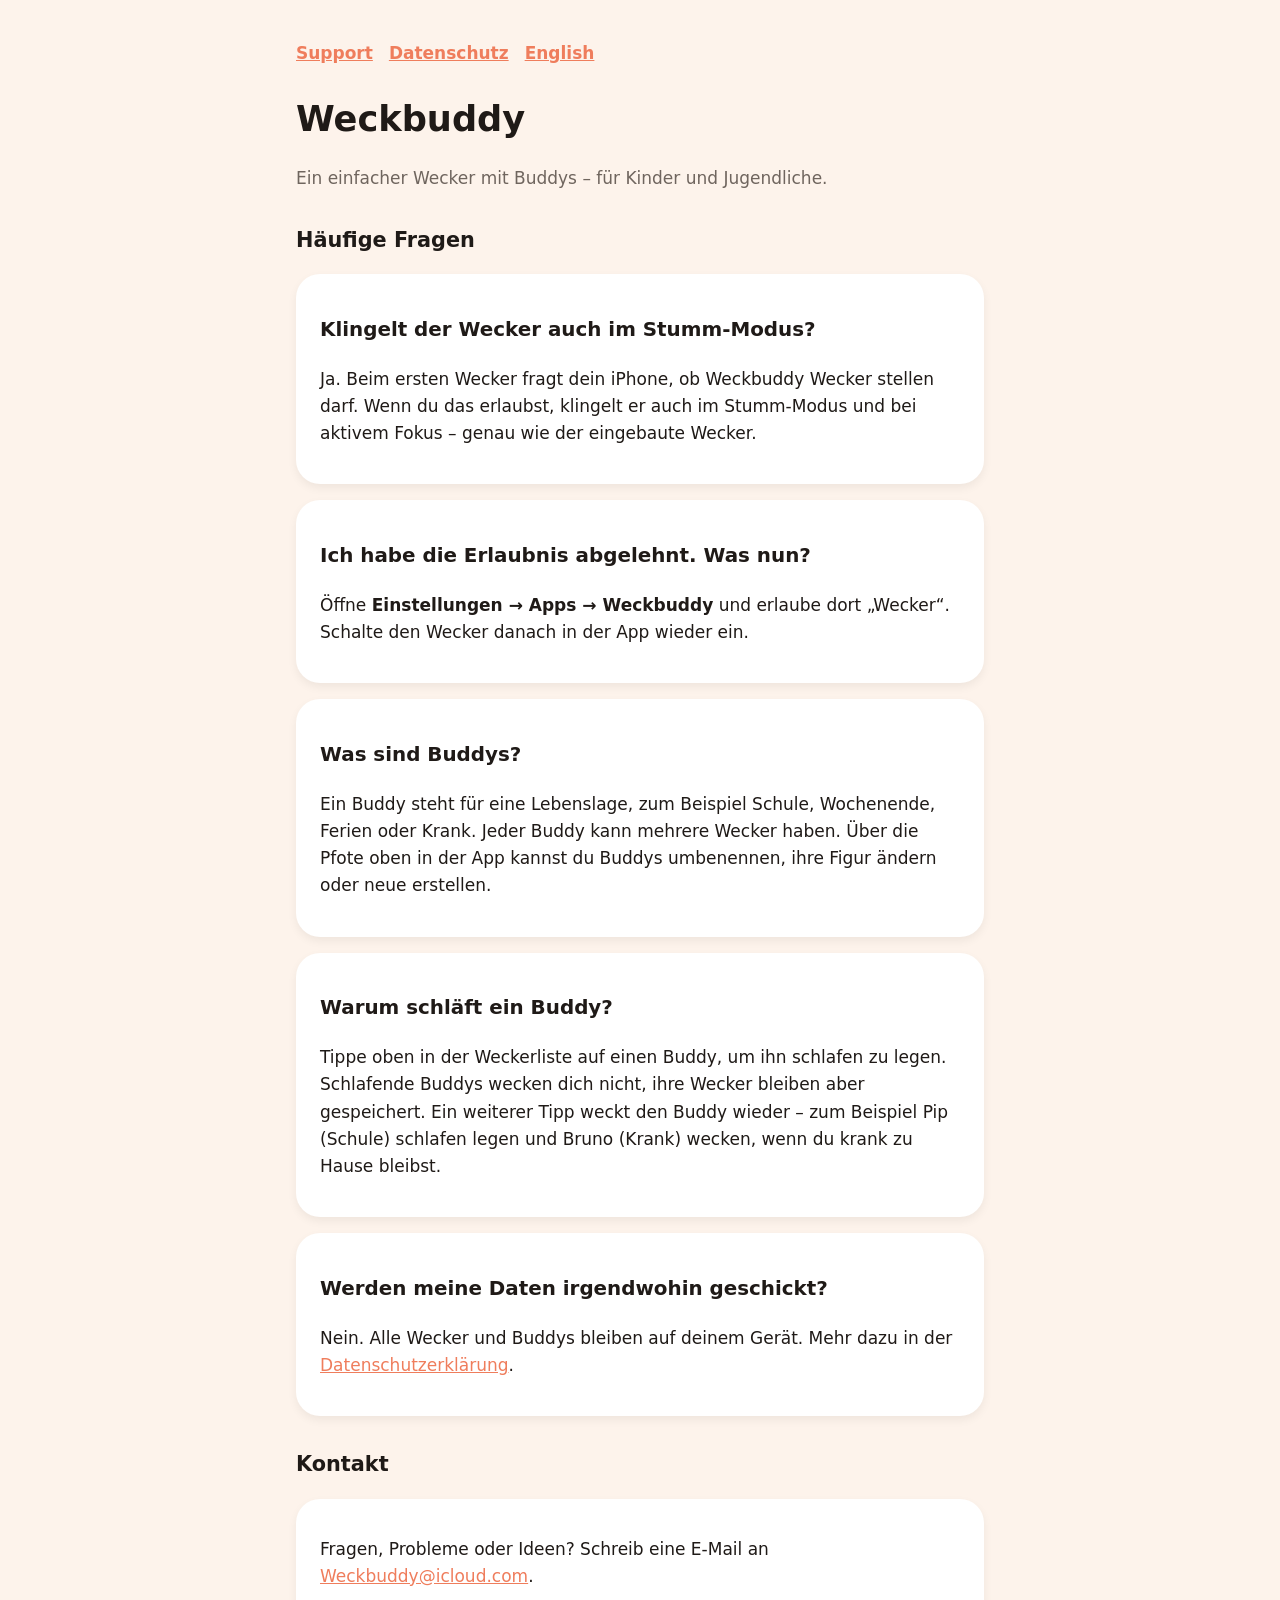
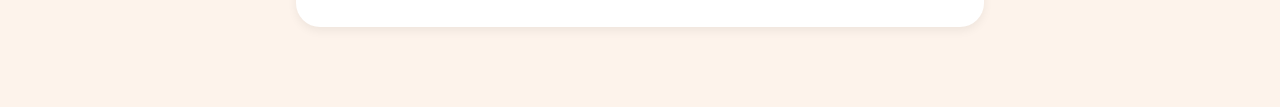
<file: index.html>
<!doctype html>
<html lang="de">
<head>
<meta charset="utf-8"><meta name="viewport" content="width=device-width, initial-scale=1">
<title>Weckbuddy – Support</title>
<link rel="stylesheet" href="style.css">
</head>
<body><main>
<nav><a href="index.html">Support</a><a href="datenschutz.html">Datenschutz</a><a href="en/" lang="en">English</a></nav>
<h1>Weckbuddy</h1>
<p class="muted">Ein einfacher Wecker mit Buddys – für Kinder und Jugendliche.</p>

<h2>Häufige Fragen</h2>
<div class="card">
<h3>Klingelt der Wecker auch im Stumm-Modus?</h3>
<p>Ja. Beim ersten Wecker fragt dein iPhone, ob Weckbuddy Wecker stellen darf. Wenn du das erlaubst, klingelt er auch im Stumm-Modus und bei aktivem Fokus – genau wie der eingebaute Wecker.</p>
</div>
<div class="card">
<h3>Ich habe die Erlaubnis abgelehnt. Was nun?</h3>
<p>Öffne <strong>Einstellungen → Apps → Weckbuddy</strong> und erlaube dort „Wecker“. Schalte den Wecker danach in der App wieder ein.</p>
</div>
<div class="card">
<h3>Was sind Buddys?</h3>
<p>Ein Buddy steht für eine Lebenslage, zum Beispiel Schule, Wochenende, Ferien oder Krank. Jeder Buddy kann mehrere Wecker haben. Über die Pfote oben in der App kannst du Buddys umbenennen, ihre Figur ändern oder neue erstellen.</p>
</div>
<div class="card">
<h3>Warum schläft ein Buddy?</h3>
<p>Tippe oben in der Weckerliste auf einen Buddy, um ihn schlafen zu legen. Schlafende Buddys wecken dich nicht, ihre Wecker bleiben aber gespeichert. Ein weiterer Tipp weckt den Buddy wieder – zum Beispiel Pip (Schule) schlafen legen und Bruno (Krank) wecken, wenn du krank zu Hause bleibst.</p>
</div>
<div class="card">
<h3>Werden meine Daten irgendwohin geschickt?</h3>
<p>Nein. Alle Wecker und Buddys bleiben auf deinem Gerät. Mehr dazu in der <a href="datenschutz.html">Datenschutzerklärung</a>.</p>
</div>

<h2>Kontakt</h2>
<div class="card">
<p>Fragen, Probleme oder Ideen? Schreib eine E-Mail an <a href="mailto:Weckbuddy@icloud.com">Weckbuddy@icloud.com</a>.</p>
</div>
</main></body>
</html>
</file>
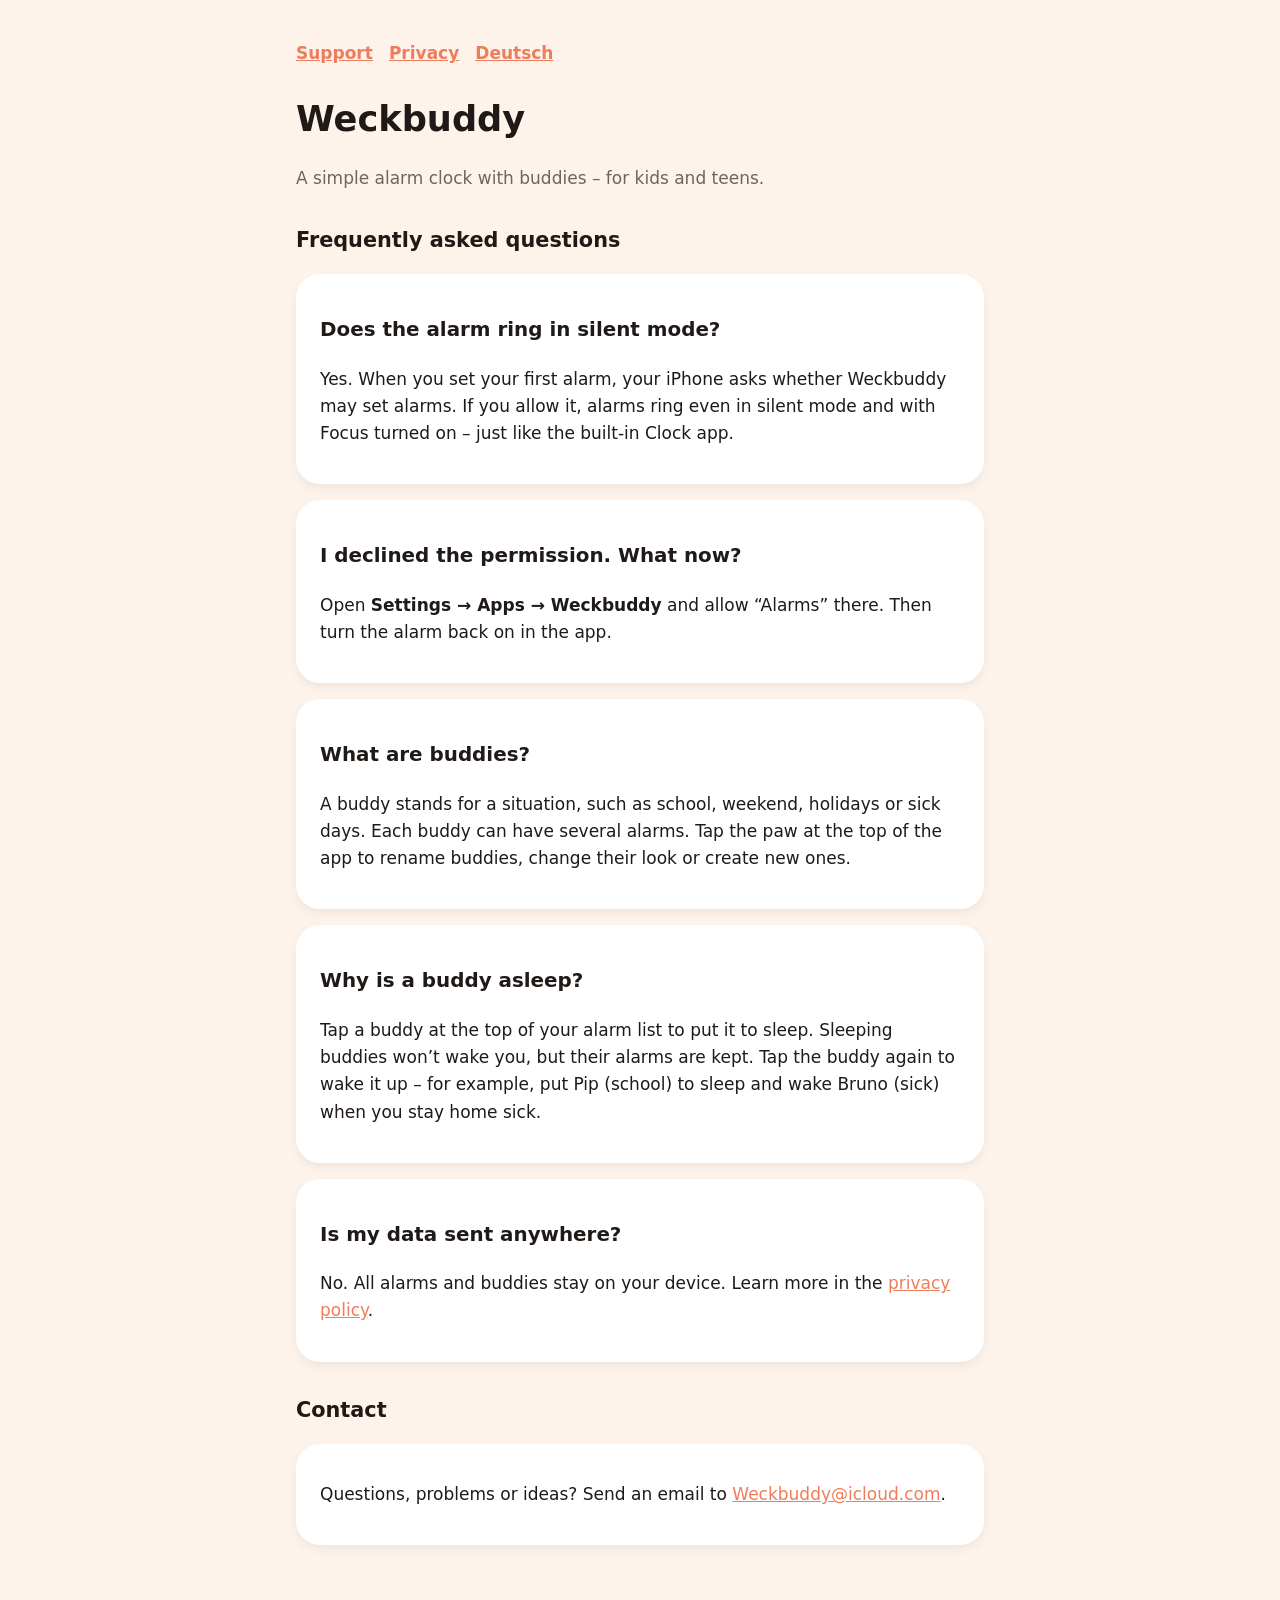
<file: en/index.html>
<!doctype html>
<html lang="en">
<head>
<meta charset="utf-8"><meta name="viewport" content="width=device-width, initial-scale=1">
<title>Weckbuddy – Support</title>
<link rel="stylesheet" href="../style.css">
</head>
<body><main>
<nav><a href="index.html">Support</a><a href="privacy.html">Privacy</a><a href="../" lang="de">Deutsch</a></nav>
<h1>Weckbuddy</h1>
<p class="muted">A simple alarm clock with buddies – for kids and teens.</p>

<h2>Frequently asked questions</h2>
<div class="card">
<h3>Does the alarm ring in silent mode?</h3>
<p>Yes. When you set your first alarm, your iPhone asks whether Weckbuddy may set alarms. If you allow it, alarms ring even in silent mode and with Focus turned on – just like the built-in Clock app.</p>
</div>
<div class="card">
<h3>I declined the permission. What now?</h3>
<p>Open <strong>Settings → Apps → Weckbuddy</strong> and allow “Alarms” there. Then turn the alarm back on in the app.</p>
</div>
<div class="card">
<h3>What are buddies?</h3>
<p>A buddy stands for a situation, such as school, weekend, holidays or sick days. Each buddy can have several alarms. Tap the paw at the top of the app to rename buddies, change their look or create new ones.</p>
</div>
<div class="card">
<h3>Why is a buddy asleep?</h3>
<p>Tap a buddy at the top of your alarm list to put it to sleep. Sleeping buddies won’t wake you, but their alarms are kept. Tap the buddy again to wake it up – for example, put Pip (school) to sleep and wake Bruno (sick) when you stay home sick.</p>
</div>
<div class="card">
<h3>Is my data sent anywhere?</h3>
<p>No. All alarms and buddies stay on your device. Learn more in the <a href="privacy.html">privacy policy</a>.</p>
</div>

<h2>Contact</h2>
<div class="card">
<p>Questions, problems or ideas? Send an email to <a href="mailto:Weckbuddy@icloud.com">Weckbuddy@icloud.com</a>.</p>
</div>
</main></body>
</html>
</file>
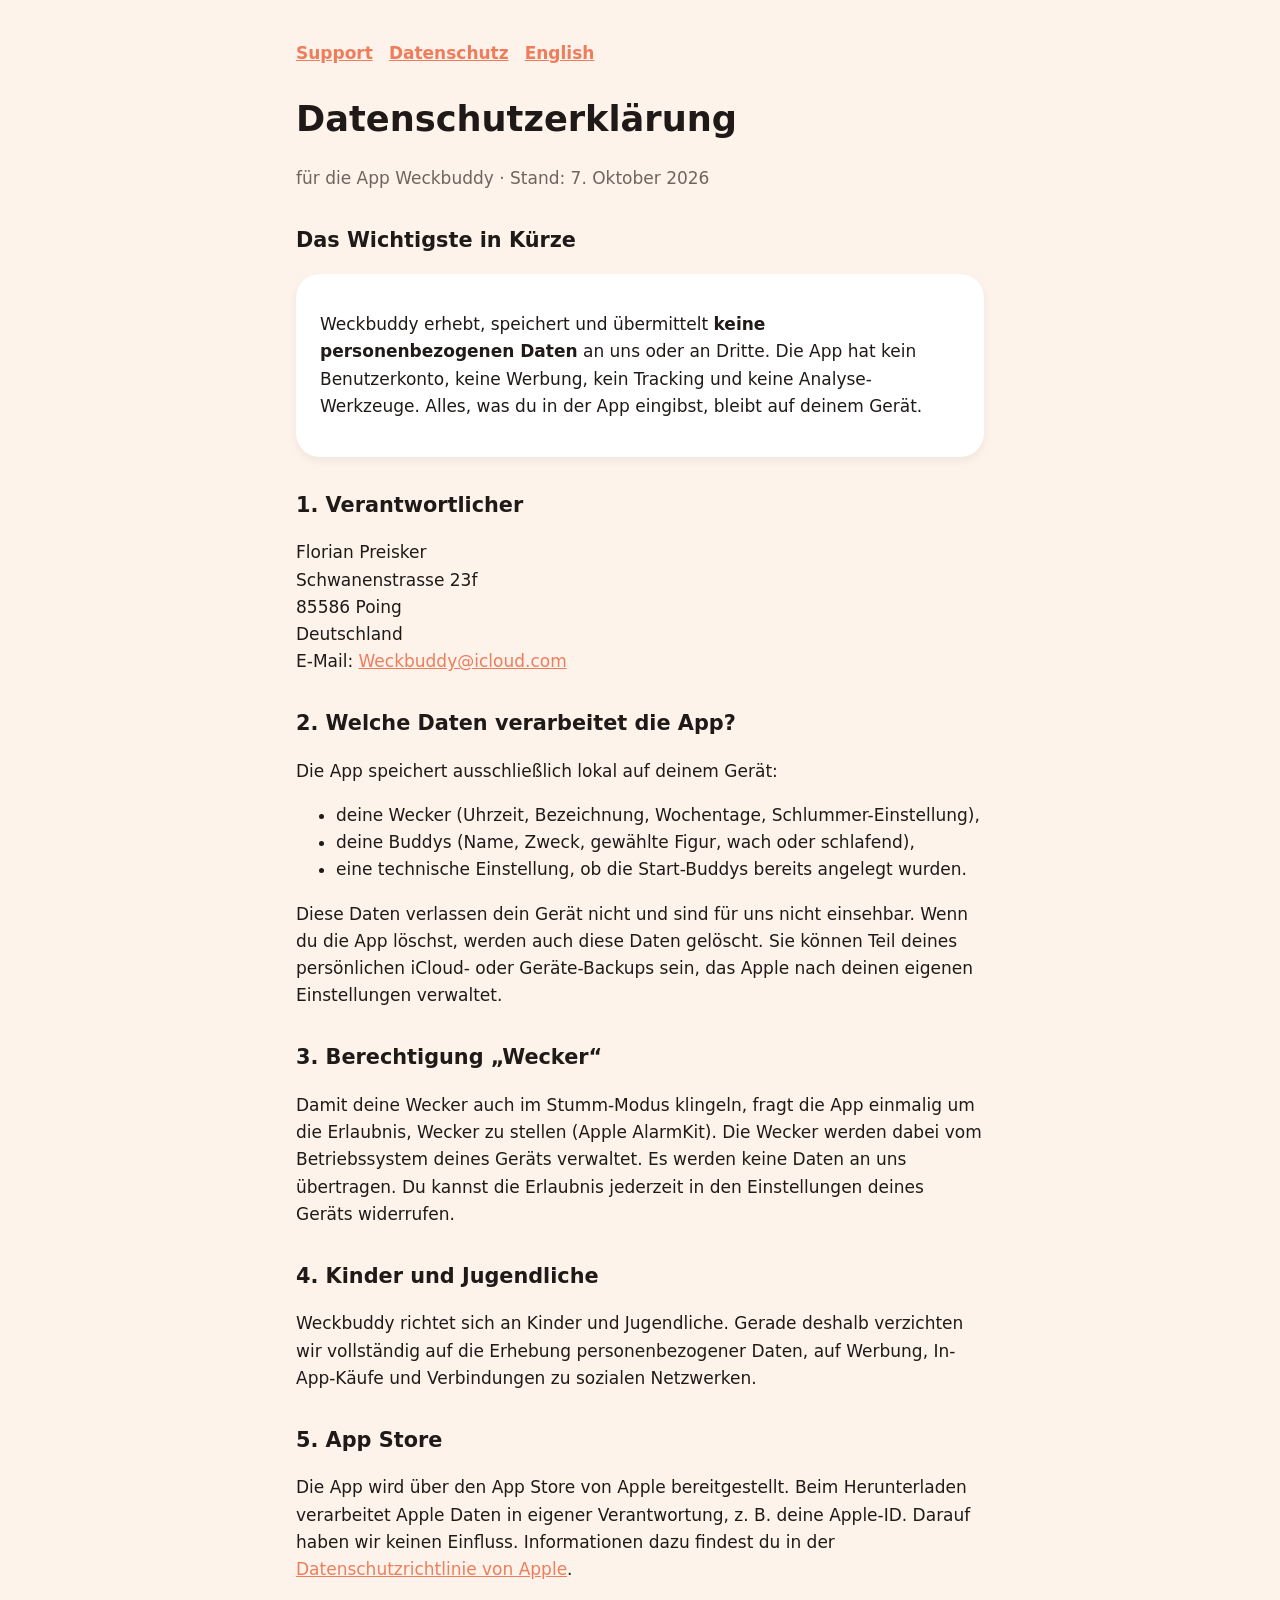
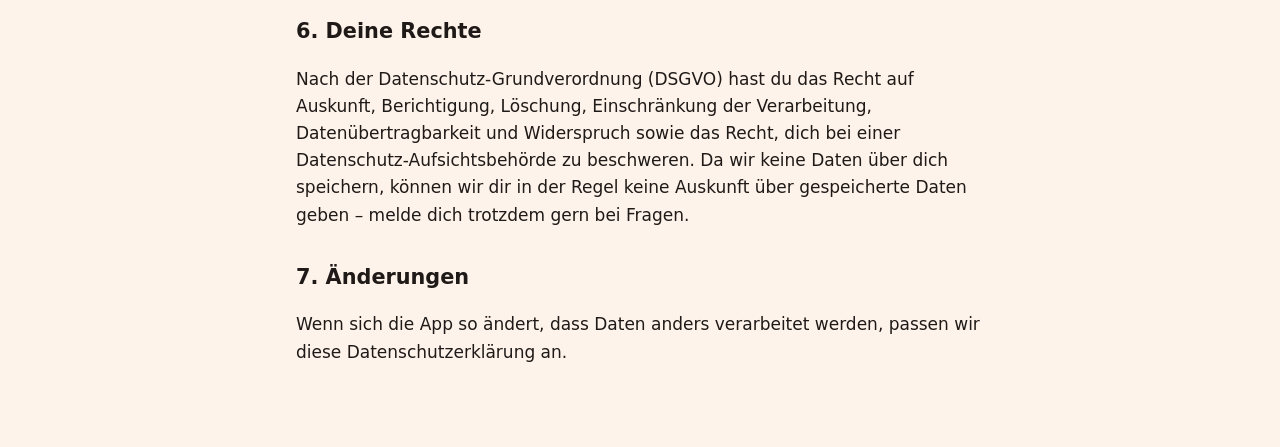
<file: datenschutz.html>
<!doctype html>
<html lang="de">
<head>
<meta charset="utf-8"><meta name="viewport" content="width=device-width, initial-scale=1">
<title>Weckbuddy – Datenschutz</title>
<link rel="stylesheet" href="style.css">
</head>
<body><main>
<nav><a href="index.html">Support</a><a href="datenschutz.html">Datenschutz</a><a href="en/" lang="en">English</a></nav>
<h1>Datenschutzerklärung</h1>
<p class="muted">für die App Weckbuddy · Stand: 7. Oktober 2026</p>

<h2>Das Wichtigste in Kürze</h2>
<div class="card">
<p>Weckbuddy erhebt, speichert und übermittelt <strong>keine personenbezogenen Daten</strong> an uns oder an Dritte. Die App hat kein Benutzerkonto, keine Werbung, kein Tracking und keine Analyse-Werkzeuge. Alles, was du in der App eingibst, bleibt auf deinem Gerät.</p>
</div>

<h2>1. Verantwortlicher</h2>
<p>Florian Preisker<br>Schwanenstrasse 23f<br>85586 Poing<br>Deutschland<br>E-Mail: <a href="mailto:Weckbuddy@icloud.com">Weckbuddy@icloud.com</a></p>

<h2>2. Welche Daten verarbeitet die App?</h2>
<p>Die App speichert ausschließlich lokal auf deinem Gerät:</p>
<ul>
<li>deine Wecker (Uhrzeit, Bezeichnung, Wochentage, Schlummer-Einstellung),</li>
<li>deine Buddys (Name, Zweck, gewählte Figur, wach oder schlafend),</li>
<li>eine technische Einstellung, ob die Start-Buddys bereits angelegt wurden.</li>
</ul>
<p>Diese Daten verlassen dein Gerät nicht und sind für uns nicht einsehbar. Wenn du die App löschst, werden auch diese Daten gelöscht. Sie können Teil deines persönlichen iCloud- oder Geräte-Backups sein, das Apple nach deinen eigenen Einstellungen verwaltet.</p>

<h2>3. Berechtigung „Wecker“</h2>
<p>Damit deine Wecker auch im Stumm-Modus klingeln, fragt die App einmalig um die Erlaubnis, Wecker zu stellen (Apple AlarmKit). Die Wecker werden dabei vom Betriebssystem deines Geräts verwaltet. Es werden keine Daten an uns übertragen. Du kannst die Erlaubnis jederzeit in den Einstellungen deines Geräts widerrufen.</p>

<h2>4. Kinder und Jugendliche</h2>
<p>Weckbuddy richtet sich an Kinder und Jugendliche. Gerade deshalb verzichten wir vollständig auf die Erhebung personenbezogener Daten, auf Werbung, In-App-Käufe und Verbindungen zu sozialen Netzwerken.</p>

<h2>5. App Store</h2>
<p>Die App wird über den App Store von Apple bereitgestellt. Beim Herunterladen verarbeitet Apple Daten in eigener Verantwortung, z.&nbsp;B. deine Apple-ID. Darauf haben wir keinen Einfluss. Informationen dazu findest du in der <a href="https://www.apple.com/de/legal/privacy/">Datenschutzrichtlinie von Apple</a>.</p>

<h2>6. Deine Rechte</h2>
<p>Nach der Datenschutz-Grundverordnung (DSGVO) hast du das Recht auf Auskunft, Berichtigung, Löschung, Einschränkung der Verarbeitung, Datenübertragbarkeit und Widerspruch sowie das Recht, dich bei einer Datenschutz-Aufsichtsbehörde zu beschweren. Da wir keine Daten über dich speichern, können wir dir in der Regel keine Auskunft über gespeicherte Daten geben – melde dich trotzdem gern bei Fragen.</p>

<h2>7. Änderungen</h2>
<p>Wenn sich die App so ändert, dass Daten anders verarbeitet werden, passen wir diese Datenschutzerklärung an.</p>
</main></body>
</html>
</file>
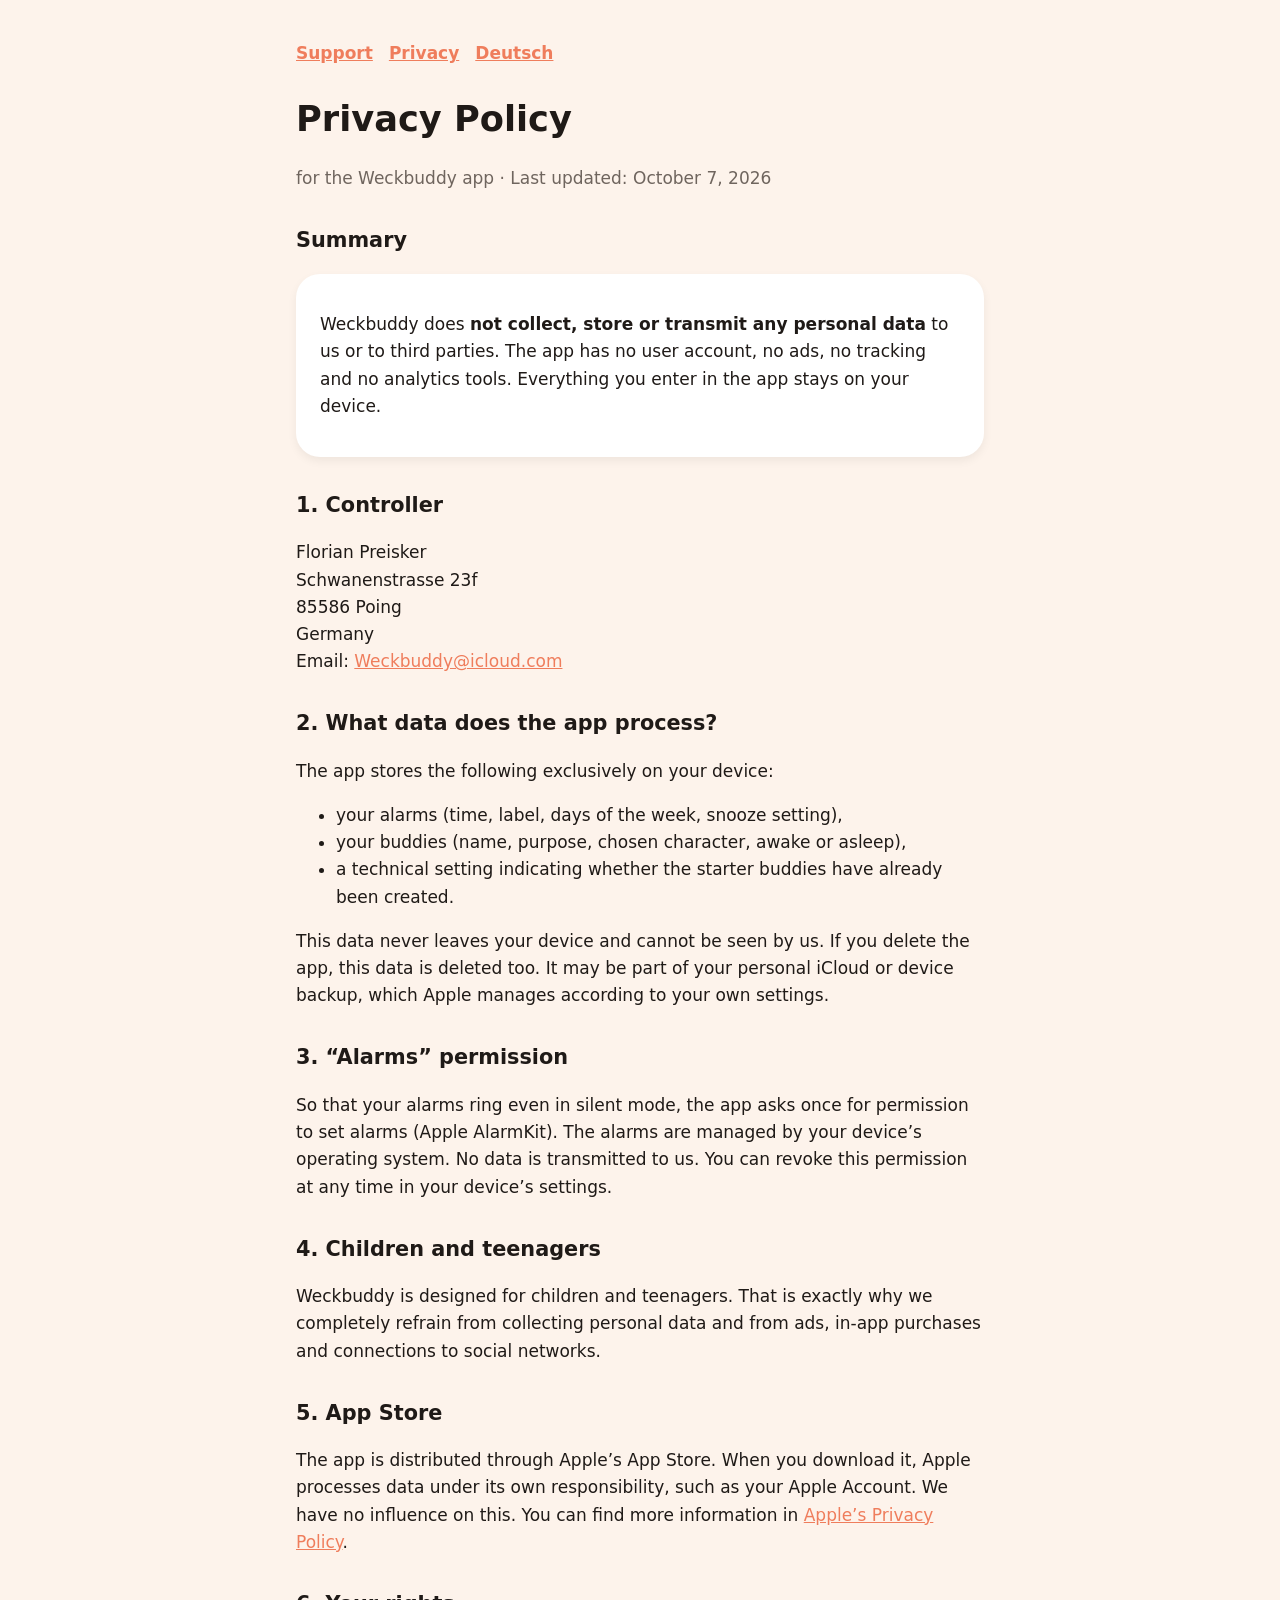
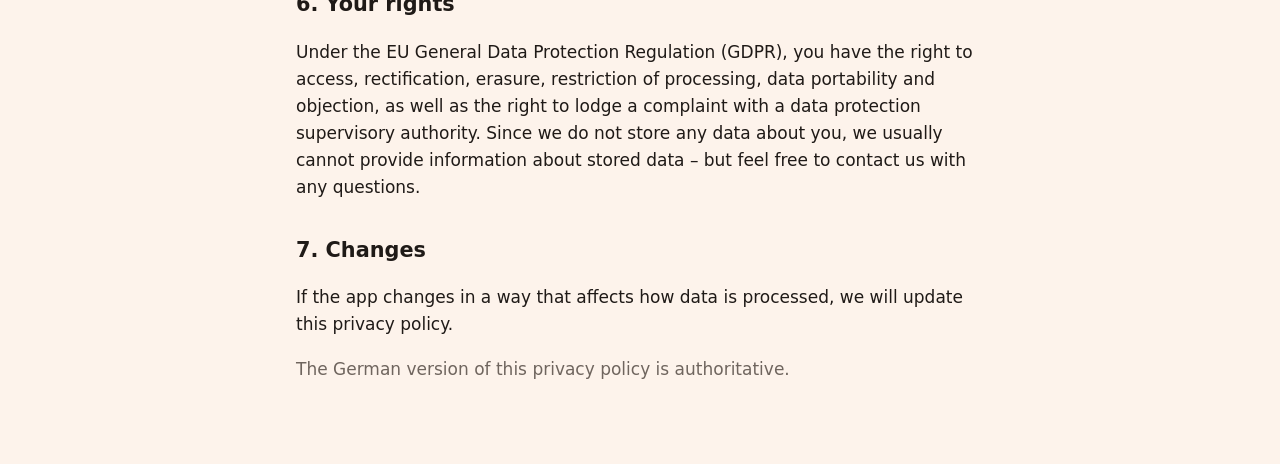
<file: en/privacy.html>
<!doctype html>
<html lang="en">
<head>
<meta charset="utf-8"><meta name="viewport" content="width=device-width, initial-scale=1">
<title>Weckbuddy – Privacy Policy</title>
<link rel="stylesheet" href="../style.css">
</head>
<body><main>
<nav><a href="index.html">Support</a><a href="privacy.html">Privacy</a><a href="../datenschutz.html" lang="de">Deutsch</a></nav>
<h1>Privacy Policy</h1>
<p class="muted">for the Weckbuddy app · Last updated: October 7, 2026</p>

<h2>Summary</h2>
<div class="card">
<p>Weckbuddy does <strong>not collect, store or transmit any personal data</strong> to us or to third parties. The app has no user account, no ads, no tracking and no analytics tools. Everything you enter in the app stays on your device.</p>
</div>

<h2>1. Controller</h2>
<p>Florian Preisker<br>Schwanenstrasse 23f<br>85586 Poing<br>Germany<br>Email: <a href="mailto:Weckbuddy@icloud.com">Weckbuddy@icloud.com</a></p>

<h2>2. What data does the app process?</h2>
<p>The app stores the following exclusively on your device:</p>
<ul>
<li>your alarms (time, label, days of the week, snooze setting),</li>
<li>your buddies (name, purpose, chosen character, awake or asleep),</li>
<li>a technical setting indicating whether the starter buddies have already been created.</li>
</ul>
<p>This data never leaves your device and cannot be seen by us. If you delete the app, this data is deleted too. It may be part of your personal iCloud or device backup, which Apple manages according to your own settings.</p>

<h2>3. “Alarms” permission</h2>
<p>So that your alarms ring even in silent mode, the app asks once for permission to set alarms (Apple AlarmKit). The alarms are managed by your device’s operating system. No data is transmitted to us. You can revoke this permission at any time in your device’s settings.</p>

<h2>4. Children and teenagers</h2>
<p>Weckbuddy is designed for children and teenagers. That is exactly why we completely refrain from collecting personal data and from ads, in-app purchases and connections to social networks.</p>

<h2>5. App Store</h2>
<p>The app is distributed through Apple’s App Store. When you download it, Apple processes data under its own responsibility, such as your Apple Account. We have no influence on this. You can find more information in <a href="https://www.apple.com/legal/privacy/">Apple’s Privacy Policy</a>.</p>

<h2>6. Your rights</h2>
<p>Under the EU General Data Protection Regulation (GDPR), you have the right to access, rectification, erasure, restriction of processing, data portability and objection, as well as the right to lodge a complaint with a data protection supervisory authority. Since we do not store any data about you, we usually cannot provide information about stored data – but feel free to contact us with any questions.</p>

<h2>7. Changes</h2>
<p>If the app changes in a way that affects how data is processed, we will update this privacy policy.</p>

<p class="muted">The German version of this privacy policy is authoritative.</p>
</main></body>
</html>
</file>
<file: style.css>
:root { --bg: #fdf3eb; --card: #fff; --text: #1f1a17; --muted: #6f655e; --accent: #ef7d5c; }
@media (prefers-color-scheme: dark) { :root { --bg: #1c1917; --card: #302b28; --text: #f5efe9; --muted: #b5aaa1; --accent: #f48c6b; } }
* { box-sizing: border-box; }
body { margin: 0; background: var(--bg); color: var(--text); font: 17px/1.6 ui-rounded, -apple-system, system-ui, sans-serif; }
main { max-width: 720px; margin: 0 auto; padding: 40px 16px 64px; }
h1 { font-size: 2.2rem; margin: 0 0 4px; }
h2 { margin-top: 2rem; font-size: 1.3rem; }
.card { background: var(--card); border-radius: 24px; padding: 20px 24px; margin: 16px 0; box-shadow: 0 4px 10px rgba(0,0,0,.06); }
.muted { color: var(--muted); }
a { color: var(--accent); }
nav { margin-bottom: 24px; } nav a { margin-right: 16px; font-weight: 600; }
</file>
